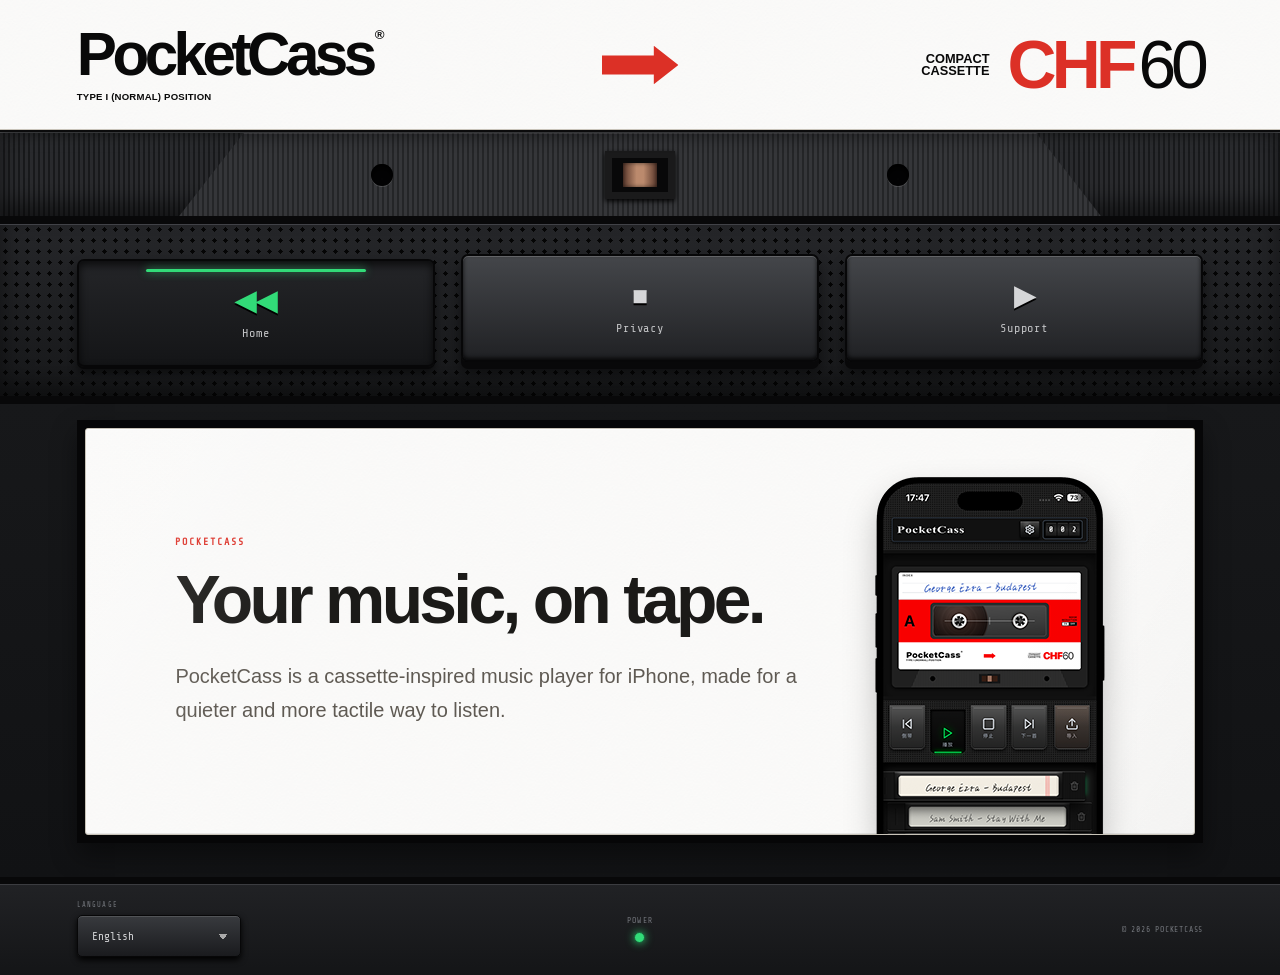
<file: index.html>
<!doctype html>
<html lang="en">
<head>
  <meta charset="utf-8">
  <meta name="viewport" content="width=device-width, initial-scale=1">
  <meta name="theme-color" content="#09090a">
  <title>PocketCass</title>
  <link rel="icon" type="image/png" href="assets/icon.png">
  <link rel="stylesheet" href="styles.css">
</head>
<body data-initial-view="home">
  <main class="player-shell">
    <header class="cassette-stage">
      <div class="cassette-identity">
        <div class="cassette-name"><b>PocketCass<sup>®</sup></b><small>TYPE I (NORMAL) POSITION</small></div>
        <i class="cassette-arrow" aria-hidden="true"></i>
        <div class="cassette-model"><small>COMPACT<br>CASSETTE</small><b>CHF</b><span>60</span></div>
      </div>
      <div class="cassette-housing" aria-hidden="true">
        <i class="housing-hole left"></i><div class="head-pad"><i></i></div><i class="housing-hole right"></i>
      </div>
    </header>

    <nav class="transport" aria-label="Site navigation">
      <a class="transport-key" href="index.html" data-view-link="home"><b>◀◀</b><span data-copy="homeNav">Home</span></a>
      <a class="transport-key" href="privacy.html" data-view-link="privacy"><b>■</b><span data-copy="privacyNav">Privacy</span></a>
      <a class="transport-key play-key" href="support.html" data-view-link="support"><b>▶</b><span data-copy="supportNav">Support</span></a>
    </nav>

    <section class="player-bay" aria-live="polite">
      <div class="bay-glass">
        <article id="contentPanel" class="content-panel"><div id="pageContent"></div></article>
      </div>
    </section>

    <footer class="player-footer">
      <label class="language"><span>LANGUAGE</span><select id="languageSelect" aria-label="Language"></select></label>
      <div class="power-status"><small>POWER</small><span class="power-led" aria-hidden="true"></span></div>
      <span class="copyright">© 2026 POCKETCASS</span>
    </footer>
  </main>
  <script src="site.js"></script>
</body>
</html>
</file>
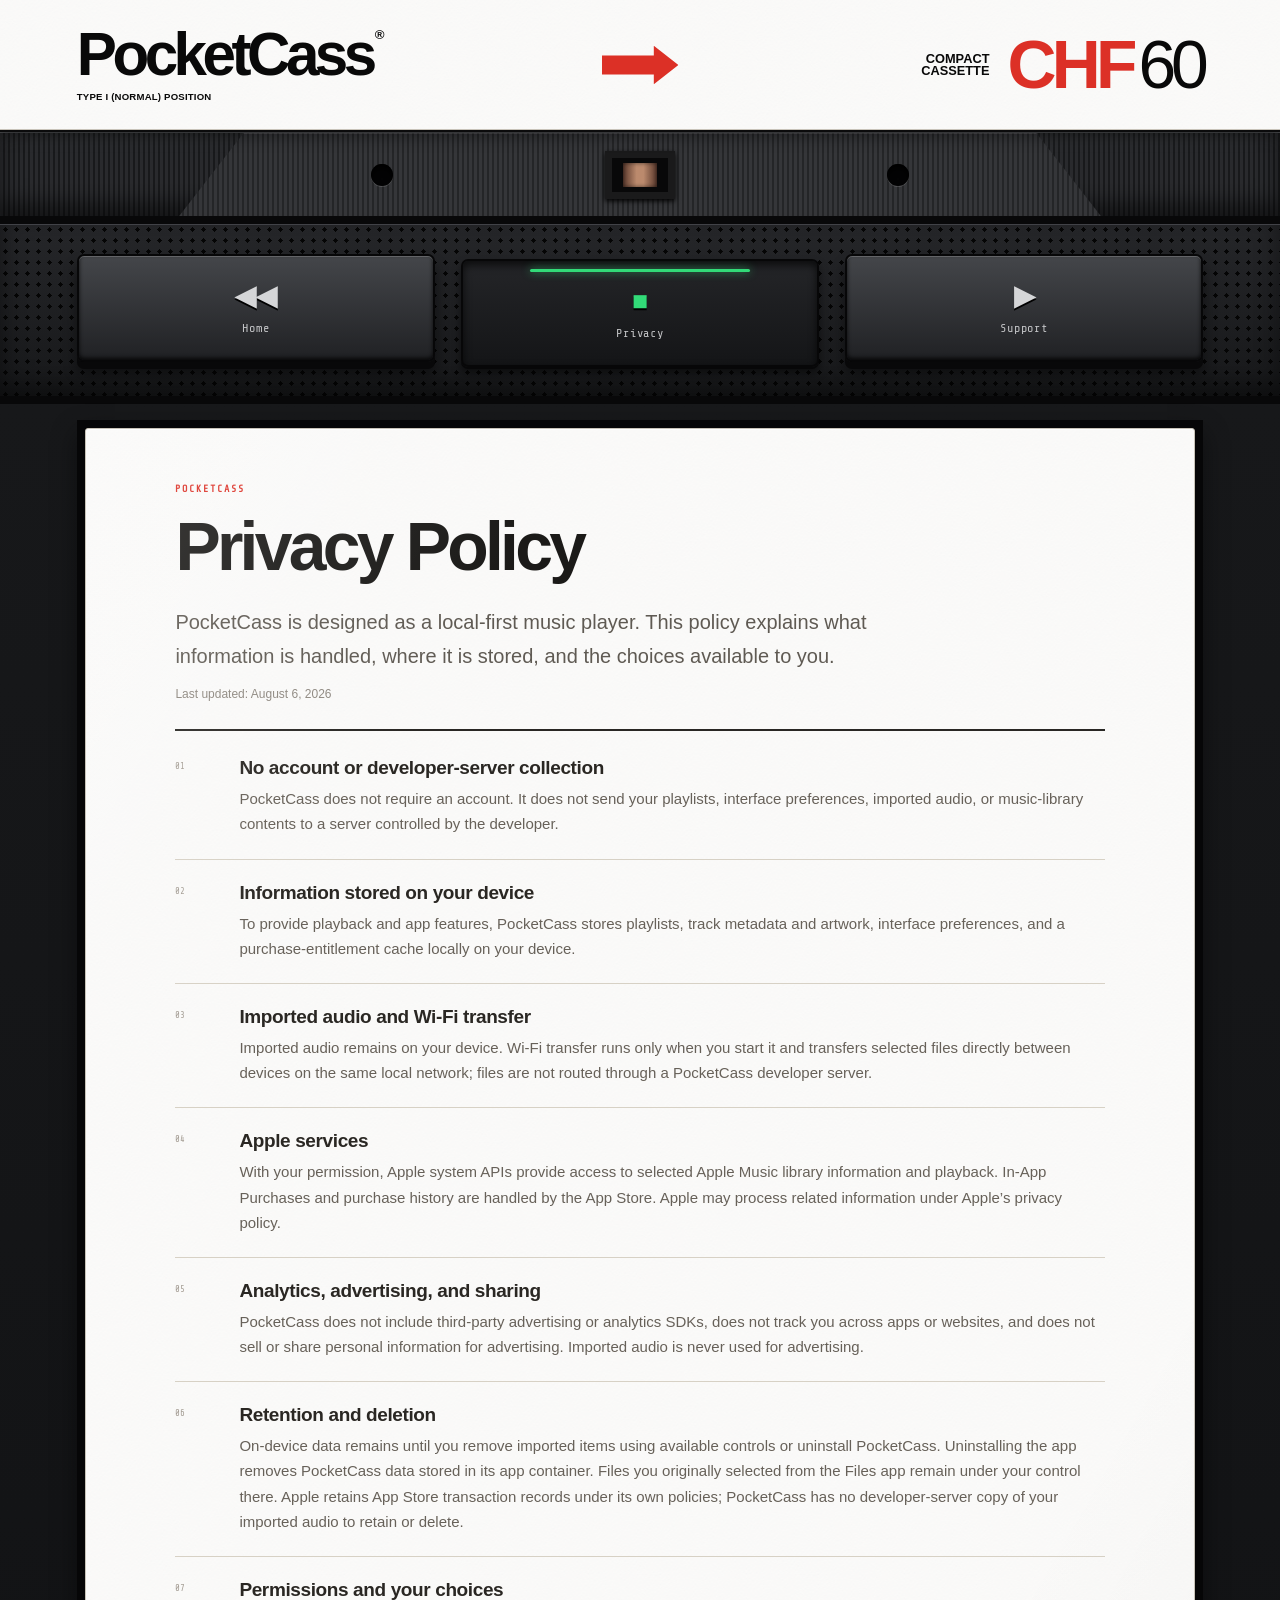
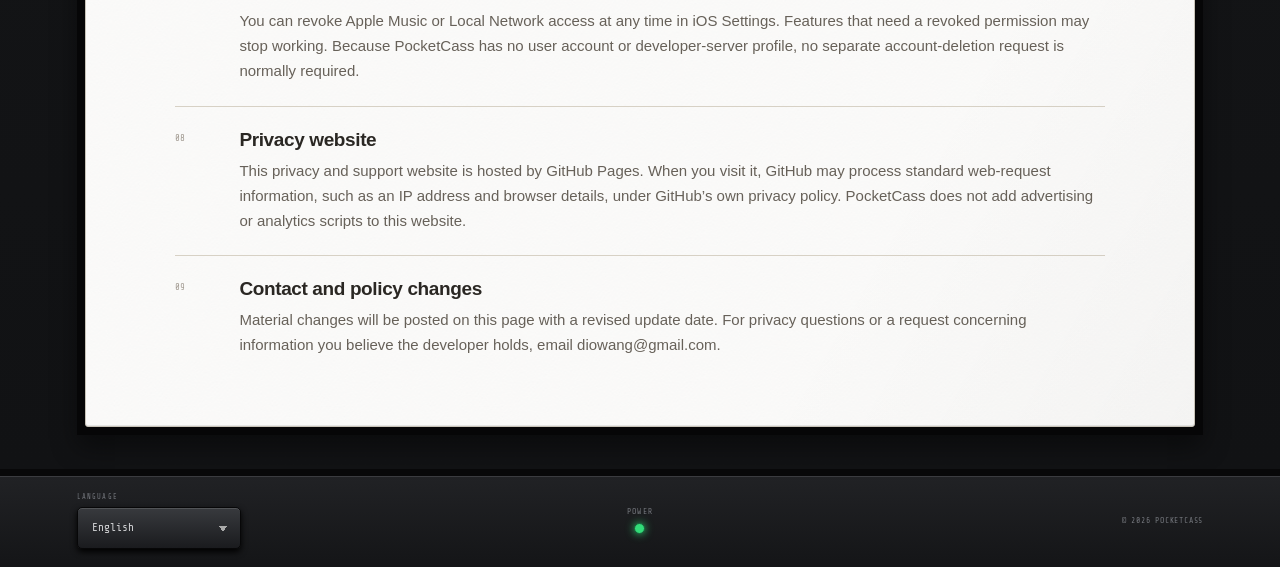
<file: privacy.html>
<!doctype html>
<html lang="en">
<head>
  <meta charset="utf-8">
  <meta name="viewport" content="width=device-width, initial-scale=1">
  <meta name="theme-color" content="#09090a">
  <title>PocketCass Privacy Policy</title>
  <link rel="icon" type="image/png" href="assets/icon.png">
  <link rel="stylesheet" href="styles.css">
</head>
<body data-initial-view="privacy">
  <main class="player-shell">
    <header class="cassette-stage">
      <div class="cassette-identity">
        <div class="cassette-name"><b>PocketCass<sup>®</sup></b><small>TYPE I (NORMAL) POSITION</small></div>
        <i class="cassette-arrow" aria-hidden="true"></i>
        <div class="cassette-model"><small>COMPACT<br>CASSETTE</small><b>CHF</b><span>60</span></div>
      </div>
      <div class="cassette-housing" aria-hidden="true">
        <i class="housing-hole left"></i><div class="head-pad"><i></i></div><i class="housing-hole right"></i>
      </div>
    </header>

    <nav class="transport" aria-label="Site navigation">
      <a class="transport-key" href="index.html" data-view-link="home"><b>◀◀</b><span data-copy="homeNav">Home</span></a>
      <a class="transport-key" href="privacy.html" data-view-link="privacy"><b>■</b><span data-copy="privacyNav">Privacy</span></a>
      <a class="transport-key play-key" href="support.html" data-view-link="support"><b>▶</b><span data-copy="supportNav">Support</span></a>
    </nav>

    <section class="player-bay" aria-live="polite">
      <div class="bay-glass">
        <article id="contentPanel" class="content-panel"><div id="pageContent"></div></article>
      </div>
    </section>

    <footer class="player-footer">
      <label class="language"><span>LANGUAGE</span><select id="languageSelect" aria-label="Language"></select></label>
      <div class="power-status"><small>POWER</small><span class="power-led" aria-hidden="true"></span></div>
      <span class="copyright">© 2026 POCKETCASS</span>
    </footer>
  </main>
  <script src="site.js"></script>
</body>
</html>
</file>
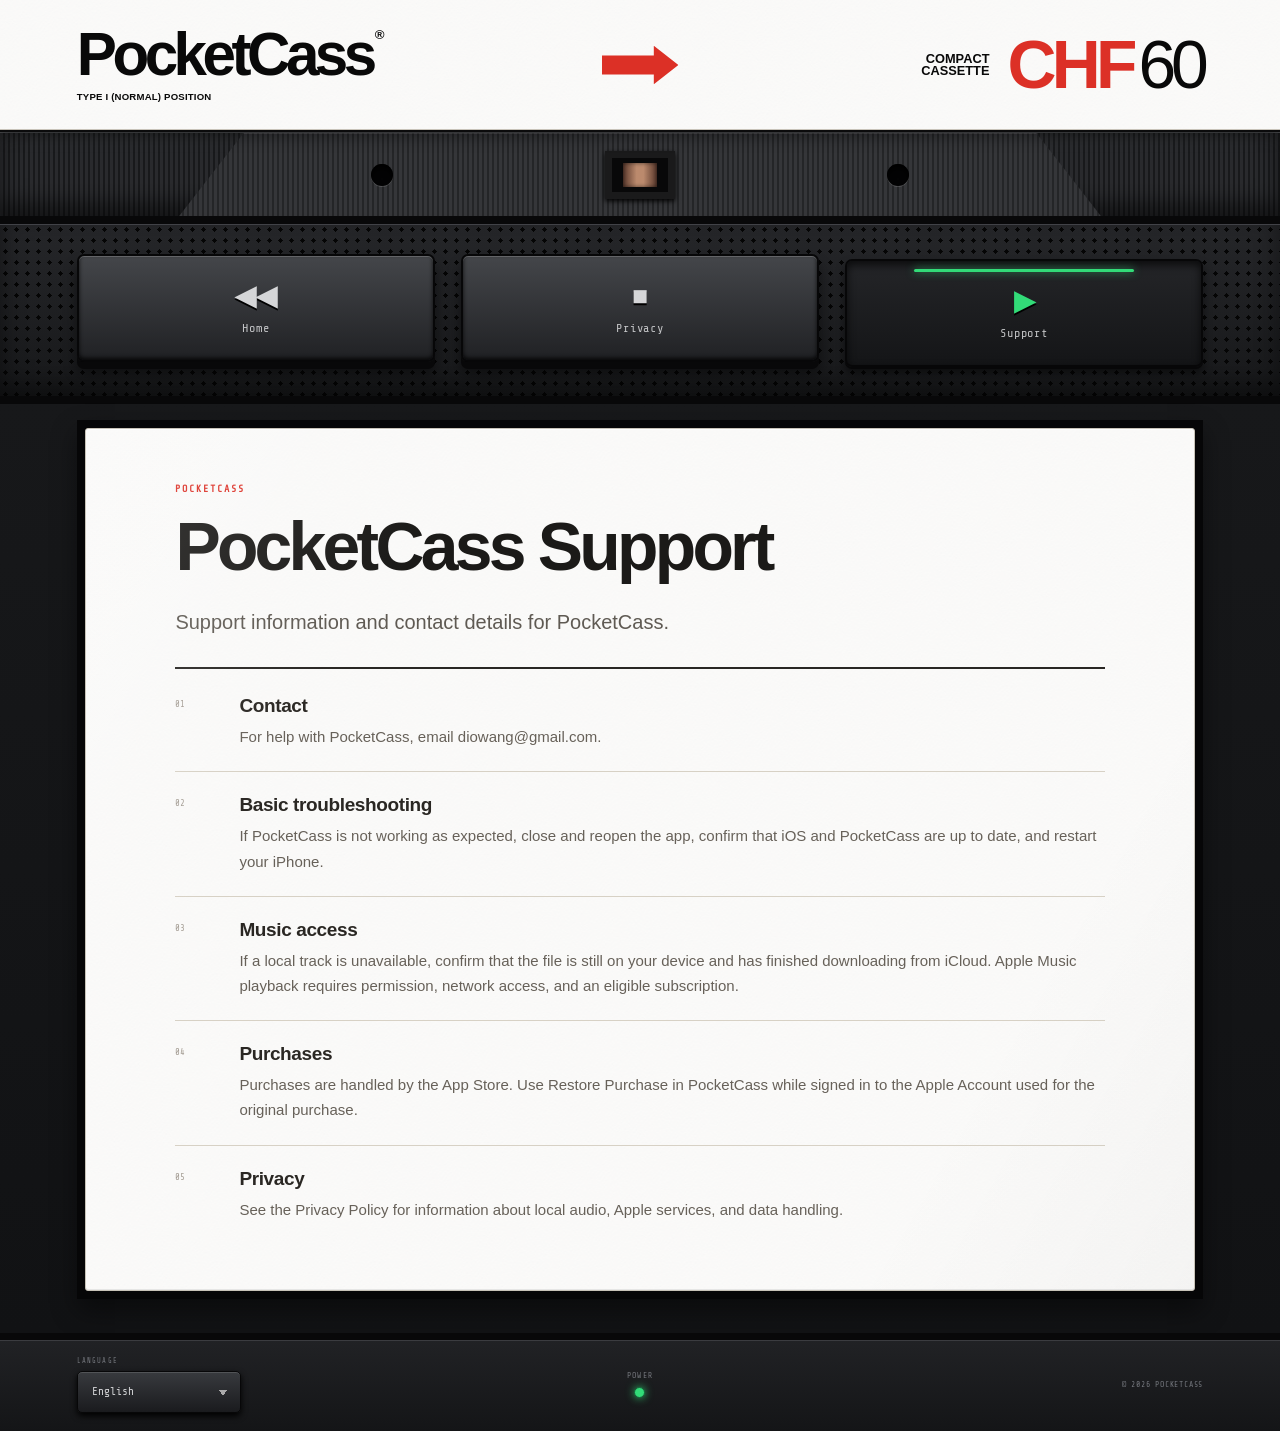
<file: support.html>
<!doctype html>
<html lang="en">
<head>
  <meta charset="utf-8">
  <meta name="viewport" content="width=device-width, initial-scale=1">
  <meta name="theme-color" content="#09090a">
  <title>PocketCass Support</title>
  <link rel="icon" type="image/png" href="assets/icon.png">
  <link rel="stylesheet" href="styles.css">
</head>
<body data-initial-view="support">
  <main class="player-shell">
    <header class="cassette-stage">
      <div class="cassette-identity">
        <div class="cassette-name"><b>PocketCass<sup>®</sup></b><small>TYPE I (NORMAL) POSITION</small></div>
        <i class="cassette-arrow" aria-hidden="true"></i>
        <div class="cassette-model"><small>COMPACT<br>CASSETTE</small><b>CHF</b><span>60</span></div>
      </div>
      <div class="cassette-housing" aria-hidden="true">
        <i class="housing-hole left"></i><div class="head-pad"><i></i></div><i class="housing-hole right"></i>
      </div>
    </header>

    <nav class="transport" aria-label="Site navigation">
      <a class="transport-key" href="index.html" data-view-link="home"><b>◀◀</b><span data-copy="homeNav">Home</span></a>
      <a class="transport-key" href="privacy.html" data-view-link="privacy"><b>■</b><span data-copy="privacyNav">Privacy</span></a>
      <a class="transport-key play-key" href="support.html" data-view-link="support"><b>▶</b><span data-copy="supportNav">Support</span></a>
    </nav>

    <section class="player-bay" aria-live="polite">
      <div class="bay-glass">
        <article id="contentPanel" class="content-panel"><div id="pageContent"></div></article>
      </div>
    </section>

    <footer class="player-footer">
      <label class="language"><span>LANGUAGE</span><select id="languageSelect" aria-label="Language"></select></label>
      <div class="power-status"><small>POWER</small><span class="power-led" aria-hidden="true"></span></div>
      <span class="copyright">© 2026 POCKETCASS</span>
    </footer>
  </main>
  <script src="site.js"></script>
</body>
</html>
</file>
<file: styles.css>
@font-face {
  font-family: "Share Tech Mono";
  src: url("assets/fonts/ShareTechMono-Regular.ttf") format("truetype");
  font-display: swap;
}

:root {
  --paper: #f2eee4;
  --ink: #171717;
  --muted: #68645d;
  --red: #dc3026;
  --green: #32db78;
  --metal: #17181a;
}

* { box-sizing: border-box; }

html { background: #090a0c; }

body {
  margin: 0;
  min-height: 100vh;
  background: #090a0c;
  color: #f3f3f1;
  font-family: -apple-system, BlinkMacSystemFont, "Segoe UI", sans-serif;
}

a { color: inherit; text-decoration: none; }

.player-shell {
  width: 100%;
  min-height: 100vh;
  overflow: hidden;
  background: #151618;
  box-shadow: inset 0 0 0 1px #343539;
}

/* The page begins with the cassette's white identity label. */
.cassette-stage {
  position: relative;
  width: 100%;
  background: #141517;
}

.cassette-identity {
  position: relative;
  z-index: 3;
  min-height: 132px;
  display: grid;
  grid-template-columns: 1fr auto 1fr;
  align-items: center;
  gap: 40px;
  padding: 24px clamp(32px, 6vw, 92px);
  border-bottom: 2px solid #0b0b0c;
  background:
    linear-gradient(rgba(255,255,255,.82), rgba(255,255,255,.82)),
    url("assets/cream-paper.png") repeat,
    var(--paper);
  color: #090909;
  box-shadow: inset 0 -1px #c9c4ba, 0 6px 12px rgba(0,0,0,.34);
}

.cassette-name { display: flex; flex-direction: column; align-items: flex-start; }
.cassette-name b {
  font: 900 clamp(38px, 4.7vw, 68px)/.88 Arial, sans-serif;
  letter-spacing: -.075em;
}
.cassette-name sup { margin-left: 2px; font-size: .22em; vertical-align: top; }
.cassette-name small {
  margin-top: 10px;
  font: 800 clamp(8px, .75vw, 11px)/1 Arial, sans-serif;
  letter-spacing: .02em;
}

.cassette-arrow {
  width: clamp(58px, 6vw, 92px);
  height: clamp(28px, 3vw, 46px);
  background: var(--red);
  clip-path: polygon(0 25%, 68% 25%, 68% 0, 100% 50%, 68% 100%, 68% 75%, 0 75%);
  filter: drop-shadow(1px 1px 0 rgba(0,0,0,.15));
}

.cassette-model {
  display: flex;
  align-items: center;
  justify-content: flex-end;
  gap: 6px;
}
.cassette-model small {
  margin-right: 12px;
  text-align: right;
  font: 900 clamp(9px, 1vw, 15px)/.92 Arial, sans-serif;
}
.cassette-model b {
  color: var(--red);
  font: 900 clamp(42px, 5.3vw, 78px)/.8 Arial, sans-serif;
  letter-spacing: -.07em;
}
.cassette-model span {
  font: 300 clamp(42px, 5.3vw, 78px)/.8 Arial, sans-serif;
  letter-spacing: -.08em;
}

.cassette-housing {
  position: relative;
  height: 92px;
  display: flex;
  align-items: center;
  justify-content: center;
  border-top: 1px solid #4a4b4e;
  border-bottom: 8px solid #080809;
  background:
    linear-gradient(90deg, transparent 0 19%, rgba(0,0,0,.18) 19% 81%, transparent 81%),
    repeating-linear-gradient(90deg, #292a2d 0 3px, #18191b 3px 5px);
  box-shadow: inset 0 10px 18px rgba(255,255,255,.025), inset 0 -14px 20px rgba(0,0,0,.5);
}
.cassette-housing::before {
  content: "";
  position: absolute;
  inset: 0 14%;
  clip-path: polygon(7% 0, 93% 0, 100% 100%, 0 100%);
  background: repeating-linear-gradient(90deg, #353639 0 3px, #242527 3px 5px);
  box-shadow: inset 0 1px rgba(255,255,255,.12);
}
.housing-hole {
  position: absolute;
  z-index: 2;
  width: 22px;
  height: 22px;
  border-radius: 50%;
  background: #030304;
  box-shadow: inset 0 4px 7px #000, 0 1px rgba(255,255,255,.16);
}
.housing-hole.left { left: 29%; }
.housing-hole.right { right: 29%; }
.head-pad {
  position: relative;
  z-index: 2;
  width: 70px;
  height: 48px;
  display: grid;
  place-items: center;
  border: 7px solid #1a1a1b;
  background: #080809;
  box-shadow: 0 2px 5px #000;
}
.head-pad i {
  width: 34px;
  height: 24px;
  background: linear-gradient(90deg, #5a392d, #bb8a6d 40% 60%, #5a392d);
  box-shadow: inset 0 0 4px rgba(0,0,0,.6);
}

/* Menu buttons use the same physical vocabulary as the app transport. */
.transport {
  display: flex;
  gap: clamp(10px, 2vw, 26px);
  padding: 30px clamp(22px, 6vw, 90px) 34px;
  border-bottom: 8px solid #080809;
  background:
    radial-gradient(circle, #050505 0 2px, transparent 2.2px) 0 0 / 11px 11px,
    linear-gradient(#252629, #17181a);
  box-shadow: inset 0 1px #414247, inset 0 -10px 25px rgba(0,0,0,.45);
}

.transport-key {
  position: relative;
  flex: 1;
  min-height: 108px;
  display: flex;
  flex-direction: column;
  align-items: center;
  justify-content: center;
  border: 2px solid #070708;
  border-radius: 7px;
  background: linear-gradient(#44464a, #202124);
  box-shadow:
    0 7px 0 #080809,
    0 11px 14px rgba(0,0,0,.48),
    inset 0 1px rgba(255,255,255,.2),
    inset 0 -2px 4px rgba(0,0,0,.8);
  color: #d5d6d8;
  transition: transform .12s ease, box-shadow .12s ease, background .12s ease;
}
.transport-key b { font-size: 27px; line-height: 1; text-shadow: 0 2px #000; }
.transport-key span {
  margin-top: 12px;
  color: #c2c3c5;
  font: 12px/1 "Share Tech Mono", monospace;
  letter-spacing: .08em;
}
.transport-key:hover { background: linear-gradient(#505257, #28292c); }
.transport-key.is-active {
  transform: translateY(5px);
  background: linear-gradient(#242528, #141517);
  box-shadow: 0 2px 0 #070708, 0 6px 9px rgba(0,0,0,.5), inset 0 4px 9px rgba(0,0,0,.7);
}
.transport-key.is-active::before {
  content: "";
  position: absolute;
  top: 8px;
  width: 62%;
  height: 3px;
  border-radius: 2px;
  background: var(--green);
  box-shadow: 0 0 8px rgba(50,219,120,.72);
}
.transport-key.is-active b { color: var(--green); }

/* A single paper insert replaces the previous card-inside-glass composition. */
.player-bay {
  padding: 16px clamp(22px, 6vw, 90px) 34px;
  background: linear-gradient(#17181a, #111214);
}
.bay-glass {
  padding: 8px;
  background: #060607;
  box-shadow: 0 12px 24px rgba(0,0,0,.42);
}
.content-panel {
  position: relative;
  min-height: 360px;
  overflow: hidden;
  border: 1px solid #c8c3b8;
  border-radius: 3px;
  background:
    linear-gradient(rgba(255,255,255,.82), rgba(255,255,255,.82)),
    url("assets/cream-paper.png") repeat,
    var(--paper);
  color: var(--ink);
  box-shadow: inset 0 1px rgba(255,255,255,.8), inset 0 -1px rgba(0,0,0,.08);
}
.content-panel::after {
  content: "";
  position: absolute;
  inset: 0;
  z-index: 4;
  pointer-events: none;
  background: linear-gradient(120deg, rgba(255,255,255,.16), transparent 25%, transparent 78%, rgba(0,0,0,.025));
}
#pageContent { position: relative; z-index: 2; }

body[data-initial-view="home"] #pageContent { padding: 48px clamp(34px, 7vw, 110px) 0; }
.home-layout {
  min-height: 310px;
  display: grid;
  grid-template-columns: minmax(0, 1fr) minmax(170px, 230px);
  align-items: end;
  gap: clamp(28px, 5vw, 74px);
}
.home-copy {
  width: min(760px, 100%);
  align-self: center;
  padding-bottom: 48px;
}
.home-player {
  display: block;
  width: min(100%, 230px);
  height: auto;
  align-self: end;
  justify-self: end;
  filter: drop-shadow(0 16px 16px rgba(0,0,0,.22));
}
.eyebrow {
  margin: 0 0 17px;
  color: var(--red);
  font: 700 10px/1.2 "Share Tech Mono", monospace;
  letter-spacing: .2em;
}
.page-heading {
  margin: 0;
  color: #1b1a18;
  font-size: clamp(42px, 5.3vw, 74px);
  line-height: 1.02;
  letter-spacing: -.055em;
}
.page-lead {
  max-width: 760px;
  margin: 24px 0 0;
  color: #5f5a53;
  font-size: clamp(16px, 1.6vw, 20px);
  line-height: 1.7;
}
body[data-initial-view="privacy"] #pageContent,
body[data-initial-view="support"] #pageContent { padding: 54px clamp(34px, 7vw, 110px) 46px; }
.paper-heading { padding-bottom: 28px; border-bottom: 2px solid #292724; }
.paper-heading .meta { margin-top: 14px; color: #8d877f; font-size: 12px; }
.section-list { margin-top: 4px; }
.paper-section {
  display: grid;
  grid-template-columns: 48px 1fr;
  gap: 16px;
  padding: 22px 0;
  border-bottom: 1px solid #d7d1c5;
}
.paper-section:last-child { border-bottom: 0; }
.paper-section .index { padding-top: 5px; color: #a49d94; font: 9px/1 "Share Tech Mono", monospace; }
.paper-section h2 { margin: 0 0 7px; color: #2a2723; font-size: 19px; letter-spacing: -.02em; }
.paper-section p { margin: 0; color: #676159; font-size: 15px; line-height: 1.68; }

.player-footer {
  min-height: 98px;
  display: grid;
  grid-template-columns: 1fr auto 1fr;
  align-items: center;
  gap: 24px;
  padding: 18px clamp(22px, 6vw, 90px);
  border-top: 7px solid #080809;
  background: linear-gradient(#212225, #141517);
  box-shadow: inset 0 1px #3b3c40;
  color: #75787e;
}
.language { justify-self: start; display: flex; flex-direction: column; gap: 6px; }
.language > span { font: 7px/1 "Share Tech Mono", monospace; letter-spacing: .16em; }
.language select {
  width: 164px;
  height: 42px;
  padding: 0 36px 0 14px;
  appearance: none;
  border: 1px solid #070708;
  border-radius: 5px;
  background:
    linear-gradient(45deg, transparent 50%, #aaa 50%) calc(100% - 17px) 18px / 5px 5px no-repeat,
    linear-gradient(135deg, #aaa 50%, transparent 50%) calc(100% - 12px) 18px / 5px 5px no-repeat,
    linear-gradient(#383a3e, #1a1b1e);
  box-shadow: 0 3px 6px #000, inset 0 1px rgba(255,255,255,.13);
  color: #d5d6d8;
  font: 11px/1 "Share Tech Mono", monospace;
}
.power-status { justify-self: center; display: flex; flex-direction: column; align-items: center; gap: 7px; }
.power-status small { font: 8px/1 "Share Tech Mono", monospace; letter-spacing: .14em; }
.power-led { width: 11px; height: 11px; border: 1px solid #176039; border-radius: 50%; background: var(--green); box-shadow: 0 0 9px rgba(50,219,120,.85); }
.copyright { justify-self: end; font: 8px/1 "Share Tech Mono", monospace; letter-spacing: .1em; }

.content-panel.is-changing { animation: panelChange .22s ease both; }
@keyframes panelChange { from { opacity: .66; transform: translateY(-3px); } to { opacity: 1; transform: translateY(0); } }

@media (max-width: 720px) {
  .cassette-identity { min-height: 90px; gap: 14px; padding: 16px 18px; }
  .cassette-name b { font-size: clamp(27px, 8vw, 38px); }
  .cassette-name small { margin-top: 6px; font-size: 6px; }
  .cassette-arrow { width: clamp(38px, 11vw, 55px); height: clamp(19px, 5.5vw, 28px); }
  .cassette-model { gap: 2px; }
  .cassette-model small { margin-right: 5px; font-size: 6px; }
  .cassette-model b, .cassette-model span { font-size: clamp(28px, 9vw, 42px); }
  .cassette-housing { height: 62px; border-bottom-width: 6px; }
  .cassette-housing::before { inset-inline: 6%; }
  .housing-hole { width: 14px; height: 14px; }
  .housing-hole.left { left: 24%; }
  .housing-hole.right { right: 24%; }
  .head-pad { width: 47px; height: 34px; border-width: 5px; }
  .head-pad i { width: 24px; height: 16px; }
  .transport { gap: 7px; padding: 18px 12px 23px; }
  .transport-key { min-height: 84px; border-radius: 5px; box-shadow: 0 5px 0 #080809, 0 8px 10px rgba(0,0,0,.45), inset 0 1px rgba(255,255,255,.18); }
  .transport-key b { font-size: 20px; }
  .transport-key span { margin-top: 9px; font-size: 8px; letter-spacing: .02em; }
  .player-bay { padding: 10px 12px 18px; }
  .bay-glass { padding: 6px; }
  .content-panel { min-height: 0; }
  body[data-initial-view="home"] #pageContent { padding: 40px 26px 0; }
  .home-layout {
    min-height: 0;
    grid-template-columns: minmax(0, 1fr);
    gap: 30px;
  }
  .home-copy { align-self: start; padding-bottom: 0; }
  .home-player {
    width: min(62vw, 230px);
    justify-self: center;
  }
  .page-heading { font-size: clamp(39px, 12vw, 54px); }
  .page-lead { font-size: 15px; }
  body[data-initial-view="privacy"] #pageContent,
  body[data-initial-view="support"] #pageContent { padding: 42px 24px 30px; }
  .player-footer { min-height: 90px; grid-template-columns: 1fr auto; padding: 16px 18px; }
  .language select { width: 142px; height: 39px; }
  .copyright { display: none; }
}

@media (max-width: 430px) {
  .cassette-model small { display: none; }
  .paper-section { grid-template-columns: 30px 1fr; }
  .paper-section h2 { font-size: 16px; }
  .paper-section p { font-size: 13px; }
}

@media (prefers-reduced-motion: reduce) {
  * { animation-duration: .001ms !important; transition-duration: .001ms !important; }
}
</file>
